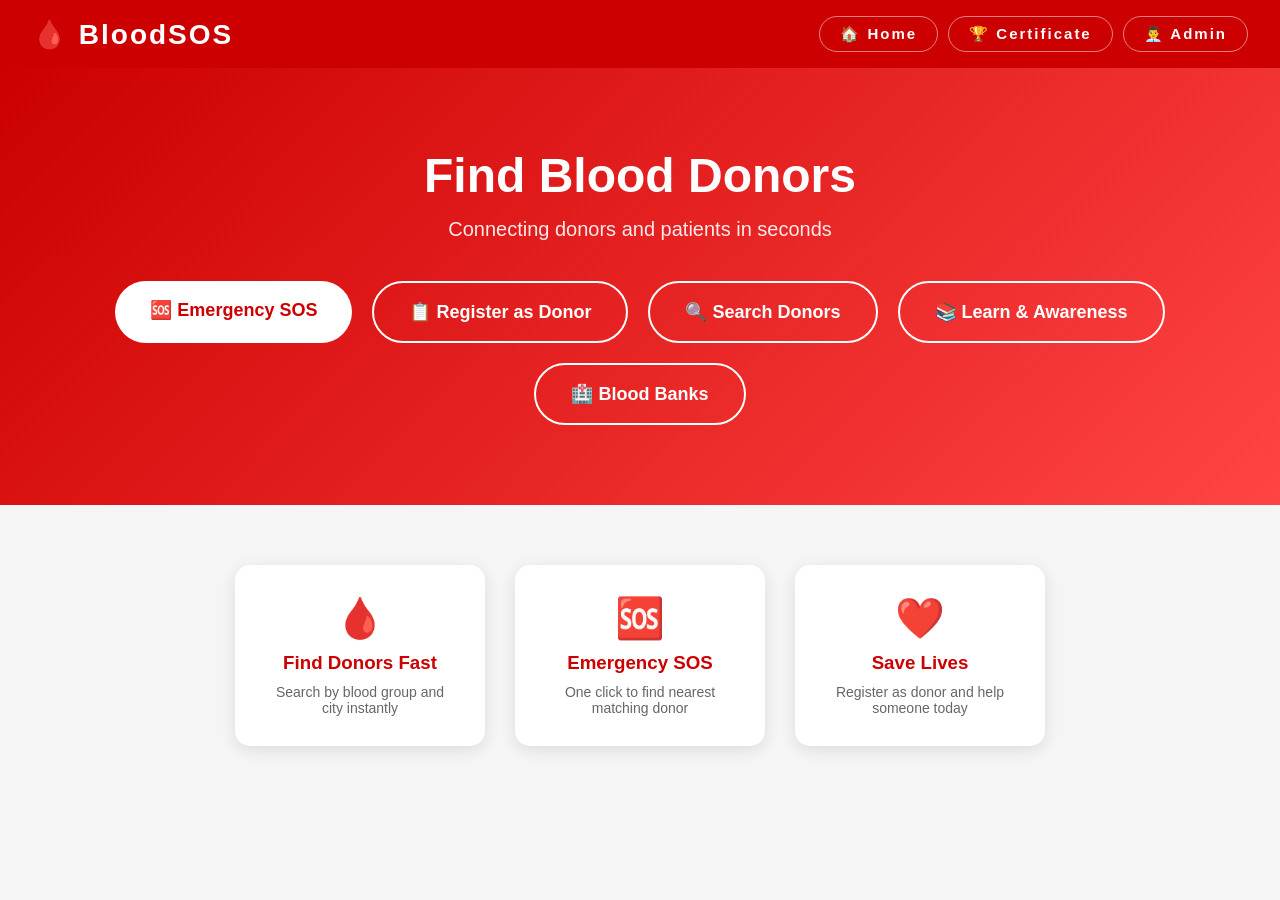
<file: index.html>
<!DOCTYPE html>
<html lang="en">
<head>
  <meta charset="UTF-8">
  <meta name="viewport" content="width=device-width, initial-scale=1.0">
  <title>BloodSOS - Emergency Blood Finder</title>
  <link rel="stylesheet" href="style.css">
  <link rel="icon" href="data:image/svg+xml,<svg xmlns='http://www.w3.org/2000/svg' viewBox='0 0 100 100'><text y='.9em' font-size='90'>🩸</text></svg>">
</head>
<body>

  <!-- Navbar -->
  <nav class="navbar">
    🩸 BloodSOS
    <div class="navbar-links">
      <a href="index.html" class="nav-link">🏠 Home</a>
      <a href="certificate.html" class="nav-link">🏆 Certificate</a>
      <a href="admin.html" class="nav-link">👨‍💼 Admin</a>
    </div>
  </nav>

  <!-- Hero Section -->
  <div class="hero">
    <h1>Find Blood Donors</h1>
    <p>Connecting donors and patients in seconds</p>

    <!-- 3 Main Buttons -->
    <div class="btn-container">

      <a href="sos.html" class="btn-sos">
        🆘 Emergency SOS
      </a>

      <a href="register.html" class="btn-register">
        📋 Register as Donor
      </a>

      <a href="search.html" class="btn-search">
        🔍 Search Donors
      </a>

      <a href="education.html" class="btn-outline-white">📚 Learn & Awareness</a>

      <a href="bloodbanks.html" class="btn-outline-white">🏥 Blood Banks</a>
    </div>
  </div>

  <!-- Info Section -->
  <div class="info-section">
    <div class="info-card">
      <h2>🩸</h2>
      <h3>Find Donors Fast</h3>
      <p>Search by blood group and city instantly</p>
    </div>
    <div class="info-card">
      <h2>🆘</h2>
      <h3>Emergency SOS</h3>
      <p>One click to find nearest matching donor</p>
    </div>
    <div class="info-card">
      <h2>❤️</h2>
      <h3>Save Lives</h3>
      <p>Register as donor and help someone today</p>
    </div>
  </div>

</body>
</html>
</file>
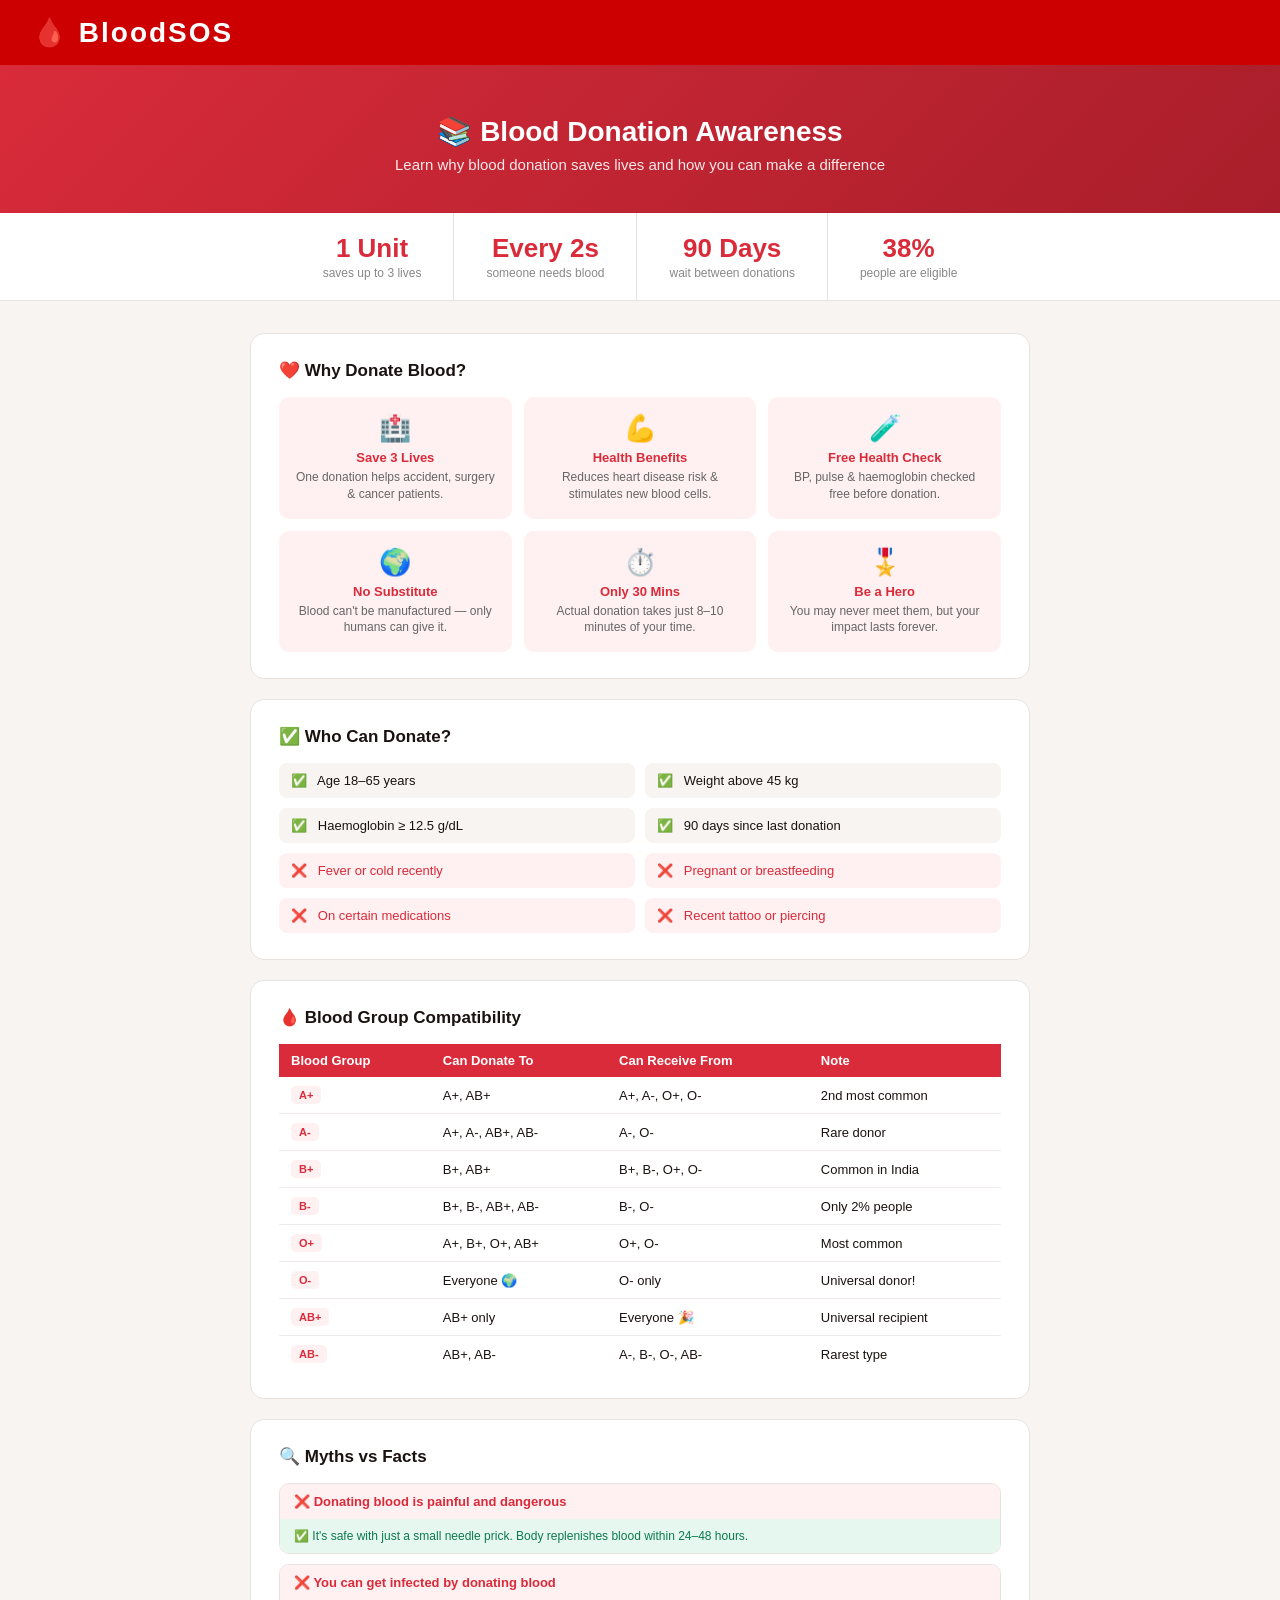
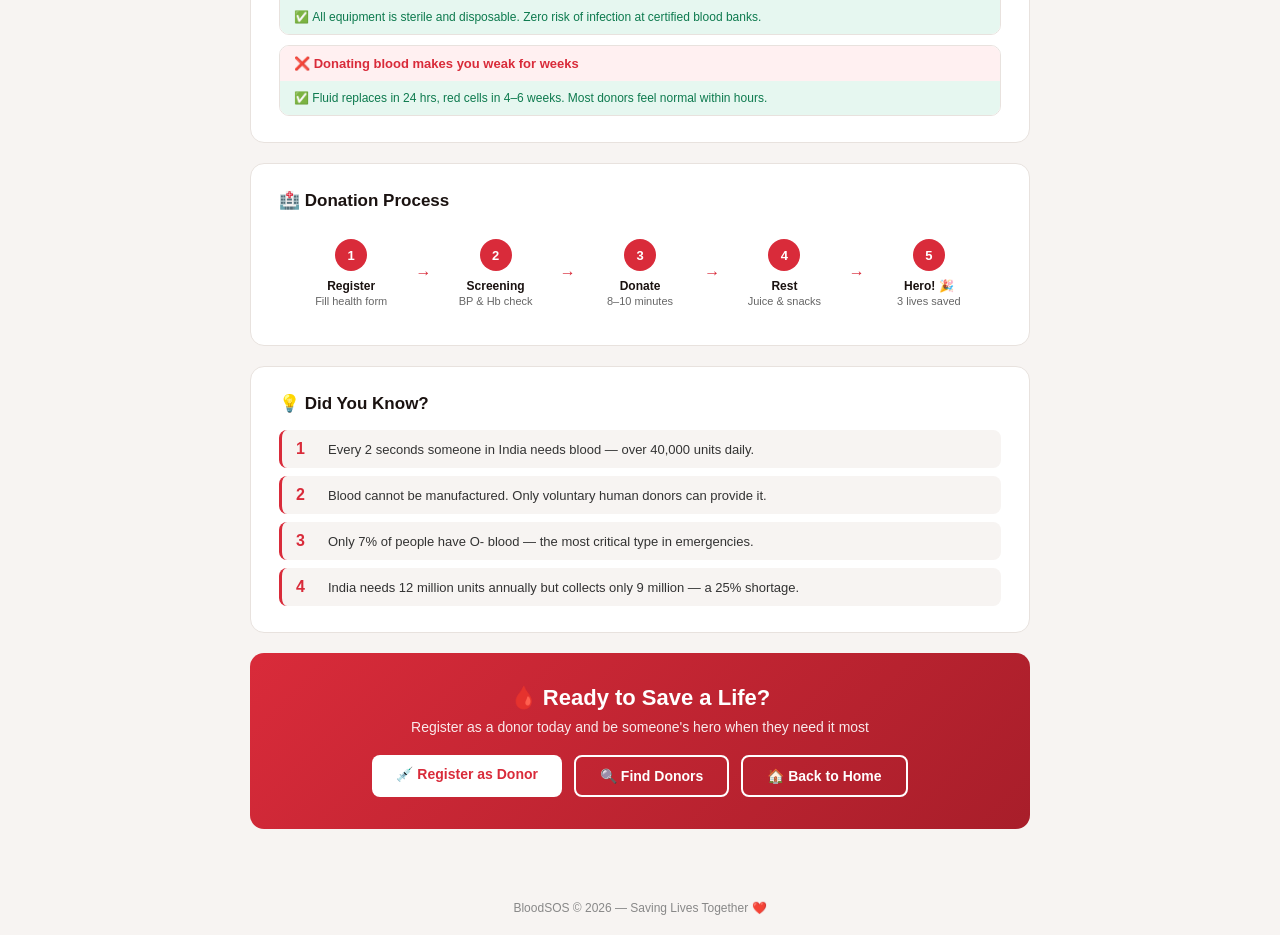
<file: education.html>
<!DOCTYPE html>
<html lang="en">
<head>
  <meta charset="UTF-8">
  <meta name="viewport" content="width=device-width, initial-scale=1.0">
  <title>Education & Awareness - BloodSOS</title>
  <link rel="stylesheet" href="style.css">
  <style>
    * { margin: 0; padding: 0; box-sizing: border-box; }
    body { font-family: 'Segoe UI', sans-serif; background: #f7f4f2; color: #1a1210; }

    .edu-hero {
      background: linear-gradient(135deg, #d92b3a, #a81e2a);
      color: white; text-align: center; padding: 50px 20px 40px;
    }
    .edu-hero h1 { font-size: 28px; font-weight: 800; margin-bottom: 8px; }
    .edu-hero p { font-size: 15px; opacity: 0.9; }

    .edu-stats {
      display: flex; justify-content: center; gap: 0;
      background: white; border-bottom: 1px solid #e8e2de; flex-wrap: wrap;
    }
    .edu-stat {
      text-align: center; padding: 20px 32px;
      border-right: 1px solid #e8e2de;
    }
    .edu-stat:last-child { border-right: none; }
    .edu-stat .num { font-size: 26px; font-weight: 800; color: #d92b3a; }
    .edu-stat .lbl { font-size: 12px; color: #888; margin-top: 2px; }

    .edu-container { max-width: 820px; margin: 0 auto; padding: 32px 20px; }

    .edu-section { background: white; border-radius: 14px; padding: 26px 28px; margin-bottom: 20px; border: 1px solid #e8e2de; }
    .edu-section h2 { font-size: 17px; font-weight: 700; margin-bottom: 16px; }

    /* WHY DONATE — horizontal cards */
    .why-grid { display: grid; grid-template-columns: repeat(3, 1fr); gap: 12px; }
    .why-card { background: #fff0f1; border-radius: 10px; padding: 16px; text-align: center; }
    .why-card .icon { font-size: 26px; margin-bottom: 6px; }
    .why-card h4 { font-size: 13px; font-weight: 700; color: #d92b3a; margin-bottom: 4px; }
    .why-card p { font-size: 12px; color: #666; line-height: 1.4; }

    /* ELIGIBILITY — two columns */
    .elig-grid { display: grid; grid-template-columns: 1fr 1fr; gap: 10px; }
    .elig-item { display: flex; align-items: center; gap: 10px; padding: 10px 12px; background: #f7f4f2; border-radius: 8px; font-size: 13px; }
    .elig-item.no { background: #fff0f1; color: #d92b3a; }

    /* COMPATIBILITY TABLE */
    .bg-table { width: 100%; border-collapse: collapse; font-size: 13px; }
    .bg-table th { background: #d92b3a; color: white; padding: 9px 12px; text-align: left; font-weight: 700; }
    .bg-table td { padding: 9px 12px; border-bottom: 1px solid #f0ebe8; }
    .bg-table tr:last-child td { border-bottom: none; }
    .bg-table tr:hover td { background: #fff0f1; }
    .bb { display: inline-block; background: #fff0f1; color: #d92b3a; font-size: 11px; font-weight: 800; padding: 3px 8px; border-radius: 5px; }

    /* MYTHS */
    .myth-list { display: flex; flex-direction: column; gap: 10px; }
    .myth-card { border-radius: 10px; overflow: hidden; border: 1px solid #e8e2de; }
    .myth-q { background: #fff0f1; padding: 10px 14px; font-size: 13px; font-weight: 700; color: #d92b3a; }
    .myth-q::before { content: "❌ "; }
    .myth-a { background: #e6f7f0; padding: 10px 14px; font-size: 12px; color: #0d7a4e; }
    .myth-a::before { content: "✅ "; font-weight: 700; }

    /* STEPS — horizontal */
    .steps { display: flex; gap: 0; counter-reset: step; }
    .step { flex: 1; text-align: center; padding: 12px 8px; position: relative; }
    .step:not(:last-child)::after { content: '→'; position: absolute; right: -8px; top: 50%; transform: translateY(-50%); color: #d92b3a; font-size: 16px; }
    .step-num { width: 32px; height: 32px; background: #d92b3a; color: white; border-radius: 50%; display: flex; align-items: center; justify-content: center; font-weight: 800; font-size: 13px; margin: 0 auto 8px; }
    .step h4 { font-size: 12px; font-weight: 700; margin-bottom: 2px; }
    .step p { font-size: 11px; color: #666; }

    /* FACTS — compact */
    .facts-list { display: flex; flex-direction: column; gap: 8px; }
    .fact-item { display: flex; gap: 12px; align-items: center; padding: 10px 14px; background: #f7f4f2; border-radius: 8px; border-left: 3px solid #d92b3a; }
    .fact-num { font-size: 16px; font-weight: 800; color: #d92b3a; min-width: 20px; }
    .fact-item p { font-size: 13px; color: #333; }

    /* CTA */
    .cta-box { background: linear-gradient(135deg, #d92b3a, #a81e2a); color: white; border-radius: 14px; padding: 32px; text-align: center; margin-bottom: 20px; }
    .cta-box h2 { font-size: 22px; font-weight: 800; margin-bottom: 8px; }
    .cta-box p { opacity: 0.9; margin-bottom: 20px; font-size: 14px; }
    .cta-btns { display: flex; gap: 12px; justify-content: center; flex-wrap: wrap; }
    .cta-btn { padding: 11px 24px; border-radius: 8px; text-decoration: none; font-weight: 700; font-size: 14px; }
    .cta-btn.white { background: white; color: #d92b3a; }
    .cta-btn.outline { background: transparent; color: white; border: 2px solid white; }

    footer { text-align: center; padding: 20px; font-size: 12px; color: #888; }

    @media(max-width:600px) {
      .why-grid { grid-template-columns: 1fr 1fr; }
      .elig-grid { grid-template-columns: 1fr; }
      .steps { flex-direction: column; }
      .step:not(:last-child)::after { display: none; }
    }
  </style>
</head>
<body>

<nav class="navbar">🩸 BloodSOS</nav>

<div class="edu-hero">
  <h1>📚 Blood Donation Awareness</h1>
  <p>Learn why blood donation saves lives and how you can make a difference</p>
</div>

<div class="edu-stats">
  <div class="edu-stat"><div class="num">1 Unit</div><div class="lbl">saves up to 3 lives</div></div>
  <div class="edu-stat"><div class="num">Every 2s</div><div class="lbl">someone needs blood</div></div>
  <div class="edu-stat"><div class="num">90 Days</div><div class="lbl">wait between donations</div></div>
  <div class="edu-stat"><div class="num">38%</div><div class="lbl">people are eligible</div></div>
</div>

<div class="edu-container">

  <!-- WHY DONATE -->
  <div class="edu-section">
    <h2>❤️ Why Donate Blood?</h2>
    <div class="why-grid">
      <div class="why-card"><div class="icon">🏥</div><h4>Save 3 Lives</h4><p>One donation helps accident, surgery & cancer patients.</p></div>
      <div class="why-card"><div class="icon">💪</div><h4>Health Benefits</h4><p>Reduces heart disease risk & stimulates new blood cells.</p></div>
      <div class="why-card"><div class="icon">🧪</div><h4>Free Health Check</h4><p>BP, pulse & haemoglobin checked free before donation.</p></div>
      <div class="why-card"><div class="icon">🌍</div><h4>No Substitute</h4><p>Blood can't be manufactured — only humans can give it.</p></div>
      <div class="why-card"><div class="icon">⏱️</div><h4>Only 30 Mins</h4><p>Actual donation takes just 8–10 minutes of your time.</p></div>
      <div class="why-card"><div class="icon">🎖️</div><h4>Be a Hero</h4><p>You may never meet them, but your impact lasts forever.</p></div>
    </div>
  </div>

  <!-- ELIGIBILITY -->
  <div class="edu-section">
    <h2>✅ Who Can Donate?</h2>
    <div class="elig-grid">
      <div class="elig-item">✅ &nbsp; Age 18–65 years</div>
      <div class="elig-item">✅ &nbsp; Weight above 45 kg</div>
      <div class="elig-item">✅ &nbsp; Haemoglobin ≥ 12.5 g/dL</div>
      <div class="elig-item">✅ &nbsp; 90 days since last donation</div>
      <div class="elig-item no">❌ &nbsp; Fever or cold recently</div>
      <div class="elig-item no">❌ &nbsp; Pregnant or breastfeeding</div>
      <div class="elig-item no">❌ &nbsp; On certain medications</div>
      <div class="elig-item no">❌ &nbsp; Recent tattoo or piercing</div>
    </div>
  </div>

  <!-- COMPATIBILITY TABLE -->
  <div class="edu-section">
    <h2>🩸 Blood Group Compatibility</h2>
    <table class="bg-table">
      <thead><tr><th>Blood Group</th><th>Can Donate To</th><th>Can Receive From</th><th>Note</th></tr></thead>
      <tbody>
        <tr><td><span class="bb">A+</span></td><td>A+, AB+</td><td>A+, A-, O+, O-</td><td>2nd most common</td></tr>
        <tr><td><span class="bb">A-</span></td><td>A+, A-, AB+, AB-</td><td>A-, O-</td><td>Rare donor</td></tr>
        <tr><td><span class="bb">B+</span></td><td>B+, AB+</td><td>B+, B-, O+, O-</td><td>Common in India</td></tr>
        <tr><td><span class="bb">B-</span></td><td>B+, B-, AB+, AB-</td><td>B-, O-</td><td>Only 2% people</td></tr>
        <tr><td><span class="bb">O+</span></td><td>A+, B+, O+, AB+</td><td>O+, O-</td><td>Most common</td></tr>
        <tr><td><span class="bb">O-</span></td><td>Everyone 🌍</td><td>O- only</td><td>Universal donor!</td></tr>
        <tr><td><span class="bb">AB+</span></td><td>AB+ only</td><td>Everyone 🎉</td><td>Universal recipient</td></tr>
        <tr><td><span class="bb">AB-</span></td><td>AB+, AB-</td><td>A-, B-, O-, AB-</td><td>Rarest type</td></tr>
      </tbody>
    </table>
  </div>

  <!-- MYTHS -->
  <div class="edu-section">
    <h2>🔍 Myths vs Facts</h2>
    <div class="myth-list">
      <div class="myth-card">
        <div class="myth-q">Donating blood is painful and dangerous</div>
        <div class="myth-a">It's safe with just a small needle prick. Body replenishes blood within 24–48 hours.</div>
      </div>
      <div class="myth-card">
        <div class="myth-q">You can get infected by donating blood</div>
        <div class="myth-a">All equipment is sterile and disposable. Zero risk of infection at certified blood banks.</div>
      </div>
      <div class="myth-card">
        <div class="myth-q">Donating blood makes you weak for weeks</div>
        <div class="myth-a">Fluid replaces in 24 hrs, red cells in 4–6 weeks. Most donors feel normal within hours.</div>
      </div>
    </div>
  </div>

  <!-- DONATION STEPS -->
  <div class="edu-section">
    <h2>🏥 Donation Process</h2>
    <div class="steps">
      <div class="step"><div class="step-num">1</div><h4>Register</h4><p>Fill health form</p></div>
      <div class="step"><div class="step-num">2</div><h4>Screening</h4><p>BP & Hb check</p></div>
      <div class="step"><div class="step-num">3</div><h4>Donate</h4><p>8–10 minutes</p></div>
      <div class="step"><div class="step-num">4</div><h4>Rest</h4><p>Juice & snacks</p></div>
      <div class="step"><div class="step-num">5</div><h4>Hero! 🎉</h4><p>3 lives saved</p></div>
    </div>
  </div>

  <!-- FACTS -->
  <div class="edu-section">
    <h2>💡 Did You Know?</h2>
    <div class="facts-list">
      <div class="fact-item"><div class="fact-num">1</div><p>Every 2 seconds someone in India needs blood — over 40,000 units daily.</p></div>
      <div class="fact-item"><div class="fact-num">2</div><p>Blood cannot be manufactured. Only voluntary human donors can provide it.</p></div>
      <div class="fact-item"><div class="fact-num">3</div><p>Only 7% of people have O- blood — the most critical type in emergencies.</p></div>
      <div class="fact-item"><div class="fact-num">4</div><p>India needs 12 million units annually but collects only 9 million — a 25% shortage.</p></div>
    </div>
  </div>

  <!-- CTA -->
  <div class="cta-box">
    <h2>🩸 Ready to Save a Life?</h2>
    <p>Register as a donor today and be someone's hero when they need it most</p>
    <div class="cta-btns">
       <a href="register.html" class="cta-btn white">💉 Register as Donor</a>
       <a href="search.html" class="cta-btn outline">🔍 Find Donors</a>
       <a href="index.html" class="cta-btn outline">🏠 Back to Home</a>
</div>
  </div>

</div>

<footer>BloodSOS © 2026 — Saving Lives Together ❤️</footer>
</body>
</html>
</file>
<file: style.css>
* {
  margin: 0;
  padding: 0;
  box-sizing: border-box;
  font-family: 'Segoe UI', sans-serif;
}

body {
  background: #f5f5f5;
}

/* Navbar */
.navbar {
  background: #cc0000;
  color: white;
  padding: 25px 30px;
  font-size: 28px;
  font-weight: bold;
  text-align: center;
  letter-spacing: 2px;
}

/* Hero Section */
.hero {
  background: linear-gradient(135deg, #cc0000, #ff4444);
  color: white;
  text-align: center;
  padding: 80px 20px;
}

.hero h1 {
  font-size: 48px;
  margin-bottom: 15px;
}

.hero p {
  font-size: 20px;
  margin-bottom: 40px;
  opacity: 0.9;
}

/* Buttons */
.btn-container {
  display: flex;
  justify-content: center;
  gap: 20px;
  flex-wrap: wrap;
}

.btn-sos {
  background: white;
  color: #cc0000;
  padding: 18px 35px;
  border-radius: 50px;
  text-decoration: none;
  font-size: 18px;
  font-weight: bold;
  animation: pulse 1.5s infinite;
}

.btn-register {
  background: transparent;
  color: white;
  border: 2px solid white;
  padding: 18px 35px;
  border-radius: 50px;
  text-decoration: none;
  font-size: 18px;
  font-weight: bold;
}

.btn-search {
  background: transparent;
  color: white;
  border: 2px solid white;
  padding: 18px 35px;
  border-radius: 50px;
  text-decoration: none;
  font-size: 18px;
  font-weight: bold;
}

.btn-register:hover, .btn-search:hover {
  background: white;
  color: #cc0000;
}

.btn-outline-white {
  display: inline-block;
  margin-top: 0;
  background: transparent;
  color: white;
  border: 2px solid white;
  padding: 18px 35px;
  border-radius: 50px;
  text-decoration: none;
  font-size: 18px;
  font-weight: bold;
}

.btn-outline-white:hover {
  background: white;
  color: #d92b3a;
}

/* Pulse Animation for SOS */
@keyframes pulse {
  0% { transform: scale(1); }
  50% { transform: scale(1.05); }
  100% { transform: scale(1); }
}

/* Info Section */
.info-section {
  display: flex;
  justify-content: center;
  gap: 30px;
  padding: 60px 20px;
  flex-wrap: wrap;
}

.info-card {
  background: white;
  border-radius: 15px;
  padding: 30px;
  text-align: center;
  width: 250px;
  box-shadow: 0 4px 15px rgba(0,0,0,0.1);
}

.info-card h2 {
  font-size: 40px;
  margin-bottom: 10px;
}

.info-card h3 {
  color: #cc0000;
  margin-bottom: 10px;
}

.info-card p {
  color: #666;
  font-size: 14px;
}

/* Form Styles */
.form-container {
  max-width: 500px;
  margin: 50px auto;
  background: white;
  padding: 40px;
  border-radius: 15px;
  box-shadow: 0 4px 15px rgba(0,0,0,0.1);
}

.form-container h2 {
  text-align: center;
  color: #cc0000;
  margin-bottom: 30px;
  font-size: 28px;
}

.form-group {
  margin-bottom: 20px;
}

.form-group label {
  display: block;
  margin-bottom: 8px;
  font-weight: bold;
  color: #333;
}

.form-group input,
.form-group select {
  width: 100%;
  padding: 12px;
  border: 2px solid #ddd;
  border-radius: 8px;
  font-size: 16px;
  outline: none;
}

.form-group input:focus,
.form-group select:focus {
  border-color: #cc0000;
}

.submit-btn {
  width: 100%;
  padding: 15px;
  background: #cc0000;
  color: white;
  border: none;
  border-radius: 8px;
  font-size: 18px;
  cursor: pointer;
  font-weight: bold;
}

.submit-btn:hover {
  background: #aa0000;
}

/* Donor Card */
.donor-card {
  background: white;
  border-left: 5px solid #cc0000;
  padding: 20px;
  margin: 15px 0;
  border-radius: 8px;
  box-shadow: 0 2px 8px rgba(0,0,0,0.1);
}

.donor-card h3 {
  color: #cc0000;
  margin-bottom: 5px;
}

.donor-card a {
  display: inline-block;
  margin-top: 10px;
  background: #cc0000;
  color: white;
  padding: 8px 20px;
  border-radius: 5px;
  text-decoration: none;
}

/* Back to Home Button */
.back-btn {
  display: block;
  text-align: center;
  margin-top: 15px;
  padding: 15px;
  background: #cc0000;
  color: white;
  border-radius: 8px;
  text-decoration: none;
  font-size: 16px;
  font-weight: bold;
  transition: background 0.3s;
}

.back-btn:hover {
  background: #111;
}

.footer {
  text-align: center;
  padding: 30px;
  color: #888;
  font-size: 14px;
  margin-top: 40px;
  border-top: 1px solid #ddd;
}

/* Toggle Edit Button */
.toggle-edit-btn {
  width: 100%;
  padding: 12px;
  background: white;
  color: #cc0000;
  border: 2px solid #cc0000;
  border-radius: 8px;
  font-size: 15px;
  font-weight: bold;
  cursor: pointer;
  margin-top: 10px;
  transition: all 0.3s;
}

.toggle-edit-btn:hover {
  background: #cc0000;
  color: white;
}

/* ── CERTIFICATE PAGE ── */
.cert-container {
  max-width: 520px;
  margin: 40px auto;
  padding: 0 20px;
}

.cert-form {
  background: white;
  border-radius: 16px;
  padding: 32px;
  border: 1px solid #e8e2de;
  margin-bottom: 28px;
}

.cert-form h2 {
  color: #d92b3a;
  font-size: 22px;
  margin-bottom: 6px;
  text-align: center;
}

.cert-form p {
  color: #888;
  font-size: 13px;
  text-align: center;
  margin-bottom: 24px;
}

.cert-preview-wrap {
  display: none;
  margin-bottom: 28px;
}

#certificate {
  background: white;
  border: 12px solid #d92b3a;
  border-radius: 12px;
  padding: 40px 36px;
  text-align: center;
  position: relative;
  font-family: Georgia, serif;
  box-shadow: 0 8px 32px rgba(0,0,0,0.12);
}

#certificate::before {
  content: '';
  position: absolute;
  inset: 6px;
  border: 2px solid #ffd6d9;
  border-radius: 6px;
  pointer-events: none;
}

.cert-logo {
  font-size: 42px;
  margin-bottom: 4px;
}

.cert-brand {
  font-size: 22px;
  font-weight: 800;
  color: #d92b3a;
  font-family: 'Segoe UI', sans-serif;
  letter-spacing: 1px;
  margin-bottom: 20px;
}

.cert-title {
  font-size: 13px;
  text-transform: uppercase;
  letter-spacing: 3px;
  color: #888;
  margin-bottom: 8px;
}

.cert-heading {
  font-size: 28px;
  font-weight: 700;
  color: #1a1210;
  margin-bottom: 20px;
  line-height: 1.2;
}

.cert-presented {
  font-size: 13px;
  color: #888;
  margin-bottom: 8px;
  font-style: italic;
}

.cert-name {
  font-size: 34px;
  font-weight: 700;
  color: #d92b3a;
  border-bottom: 2px solid #ffd6d9;
  padding-bottom: 8px;
  margin-bottom: 20px;
  font-family: Georgia, serif;
}

.cert-body {
  font-size: 14px;
  color: #444;
  line-height: 1.7;
  margin-bottom: 20px;
  max-width: 340px;
  margin-left: auto;
  margin-right: auto;
}

.cert-body strong {
  color: #d92b3a;
}

.cert-badge {
  display: inline-block;
  background: #fff0f1;
  border: 2px solid #d92b3a;
  color: #d92b3a;
  padding: 8px 24px;
  border-radius: 30px;
  font-size: 15px;
  font-weight: 700;
  margin-bottom: 24px;
  font-family: 'Segoe UI', sans-serif;
}

.cert-footer {
  display: flex;
  justify-content: space-between;
  align-items: flex-end;
  margin-top: 24px;
  padding-top: 16px;
  border-top: 1px solid #f0ebe8;
}

.cert-sig {
  text-align: center;
}

.cert-sig-line {
  width: 100px;
  border-bottom: 1.5px solid #333;
  margin-bottom: 4px;
}

.cert-sig p {
  font-size: 11px;
  color: #888;
}

.cert-date-box {
  text-align: center;
}

.cert-date-box .date-val {
  font-size: 13px;
  font-weight: 700;
  color: #1a1210;
}

.cert-date-box p {
  font-size: 11px;
  color: #888;
}

.cert-watermark {
  position: absolute;
  bottom: 50px;
  left: 50%;
  transform: translateX(-50%);
  font-size: 80px;
  opacity: 0.04;
  pointer-events: none;
  font-weight: 900;
  color: #d92b3a;
  white-space: nowrap;
}

.cert-id {
  font-size: 10px;
  color: #ccc;
  margin-top: 12px;
}

.download-btn {
  width: 100%;
  padding: 14px;
  background: #d92b3a;
  color: white;
  border: none;
  border-radius: 10px;
  font-size: 16px;
  font-weight: 700;
  cursor: pointer;
  margin-top: 16px;
  font-family: inherit;
  transition: background 0.2s;
}

.download-btn:hover {
  background: #a81e2a;
}

.share-row {
  display: flex;
  gap: 10px;
  margin-top: 10px;
}

.share-btn {
  flex: 1;
  padding: 11px;
  border-radius: 10px;
  border: none;
  font-size: 14px;
  font-weight: 700;
  cursor: pointer;
  font-family: inherit;
}

.share-wa {
  background: #25d366;
  color: white;
}

.back-link {
  display: block;
  text-align: center;
  margin-top: 16px;
  color: #d92b3a;
  font-size: 14px;
  text-decoration: none;
  font-weight: 600;
}

.cert-footer {
  display: flex;
  justify-content: center;
  padding-top: 16px;
  border-top: 1px dashed #e8e2de;
}

.cert-date-box {
  text-align: center;
}

.cert-date-box p {
  font-size: 11px;
  color: #999;
  margin-top: 4px;
}

.date-val {
  font-size: 14px;
  font-weight: 700;
  color: #1a1210;
}

.navbar {
  display: flex;
  align-items: center;
  justify-content: space-between;
  padding: 16px 32px;
}

.navbar-links {
  display: flex;
  gap: 10px;
}

.nav-link {
  color: white;
  text-decoration: none;
  font-size: 15px;
  font-weight: 600;
  padding: 8px 20px;
  border-radius: 20px;
  border: 1.5px solid rgba(255,255,255,0.5);
  transition: all 0.2s;
}

.nav-link:hover {
  background: rgba(255,255,255,0.2);
  border-color: white;
}

@media (max-width: 480px) {
  .nav-link {
    font-size: 11px;
    padding: 5px 10px;
  }
}

/* BLOOD BANKS PAGE */

.bb-hero {
  background: #c0392b;
  padding: 80px 20px 48px;
  text-align: center;
  color: white;
}

.bb-hero h1 {
  font-size: 32px;
  font-weight: 800;
  margin-bottom: 8px;
}

.bb-hero p {
  font-size: 15px;
  opacity: 0.85;
  max-width: 460px;
  margin: 0 auto 20px;
  line-height: 1.6;
}

.bb-hero-note {
  display: inline-flex;
  align-items: center;
  gap: 8px;
  background: rgba(255,255,255,0.15);
  border: 1px solid rgba(255,255,255,0.25);
  color: white;
  padding: 6px 16px;
  border-radius: 100px;
  font-size: 12px;
  font-weight: 600;
}

.bb-container {
  max-width: 960px;
  margin: 0 auto;
  padding: 40px 20px;
}

.bb-info {
  background: #fff8e6;
  border: 1.5px solid #f5c842;
  border-radius: 12px;
  padding: 14px 18px;
  font-size: 13px;
  color: #7a5c00;
  margin-bottom: 28px;
  display: flex;
  align-items: center;
  gap: 10px;
}

.bb-grid {
  display: grid;
  grid-template-columns: repeat(2, 1fr);
  gap: 16px;
  margin-bottom: 32px;
}

.bb-card {
  background: white;
  border-radius: 16px;
  padding: 24px;
  border: 1px solid #efefef;
  box-shadow: 0 2px 12px rgba(0,0,0,0.04);
  transition: box-shadow 0.2s, transform 0.2s;
}

.bb-card:hover {
  box-shadow: 0 8px 28px rgba(0,0,0,0.09);
  transform: translateY(-2px);
}

.bb-card-top {
  display: flex;
  align-items: flex-start;
  justify-content: space-between;
  gap: 12px;
  margin-bottom: 12px;
}

.bb-name {
  font-size: 15px;
  font-weight: 700;
  color: #111;
  margin-bottom: 5px;
  line-height: 1.3;
}

.bb-type {
  display: inline-block;
  font-size: 11px;
  font-weight: 600;
  background: #fadbd8;
  color: #c0392b;
  padding: 3px 10px;
  border-radius: 20px;
}

.bb-status {
  display: inline-flex;
  align-items: center;
  gap: 5px;
  font-size: 11px;
  font-weight: 600;
  padding: 4px 10px;
  border-radius: 20px;
  white-space: nowrap;
  flex-shrink: 0;
}

.bb-status.open {
  background: #d5f5e3;
  color: #1e8449;
}

.bb-status.hours {
  background: #fef9e7;
  color: #d68910;
}

.status-dot {
  width: 6px;
  height: 6px;
  border-radius: 50%;
  background: currentColor;
}

.bb-address {
  font-size: 13px;
  color: #666;
  margin-bottom: 6px;
  line-height: 1.5;
}

.bb-phone {
  font-size: 13px;
  color: #333;
  font-weight: 600;
  margin-bottom: 6px;
}

.bb-timing {
  font-size: 12px;
  color: #999;
  margin-bottom: 16px;
}

.bb-actions {
  display: flex;
  gap: 8px;
  flex-wrap: wrap;
}

.bb-btn {
  padding: 8px 14px;
  border-radius: 8px;
  font-size: 12px;
  font-weight: 600;
  text-decoration: none;
  transition: all 0.15s;
  border: none;
  cursor: pointer;
  display: inline-block;
}

.bb-btn.call {
  background: #c0392b;
  color: white;
}
.bb-btn.call:hover { background: #922b21; }

.bb-btn.wa {
  background: #25d366;
  color: white;
}
.bb-btn.wa:hover { background: #1da851; }

.bb-btn.maps {
  background: #f0f0f0;
  color: #333;
}
.bb-btn.maps:hover { background: #e0e0e0; }

.bb-back {
  display: block;
  text-align: center;
  padding: 14px;
  background: #c0392b;
  color: white;
  border-radius: 10px;
  text-decoration: none;
  font-size: 15px;
  font-weight: 700;
  transition: background 0.2s;
  margin-top: 8px;
}
.bb-back:hover { background: #922b21; }

.bb-source {
  text-align: center;
  font-size: 12px;
  color: #aaa;
  margin-top: 24px;
}
.bb-source a {
  color: #c0392b;
  text-decoration: none;
  font-weight: 600;
}
.bb-source a:hover { text-decoration: underline; }

.footer {
  text-align: center;
  padding: 24px;
  color: #888;
  font-size: 13px;
  border-top: 1px solid #e8e2de;
  margin-top: 20px;
}

/* RESPONSIVE */
@media (max-width: 640px) {
  .bb-grid { grid-template-columns: 1fr; }
  .bb-hero h1 { font-size: 24px; }
  .bb-container { padding: 24px 16px; }
}
</file>
